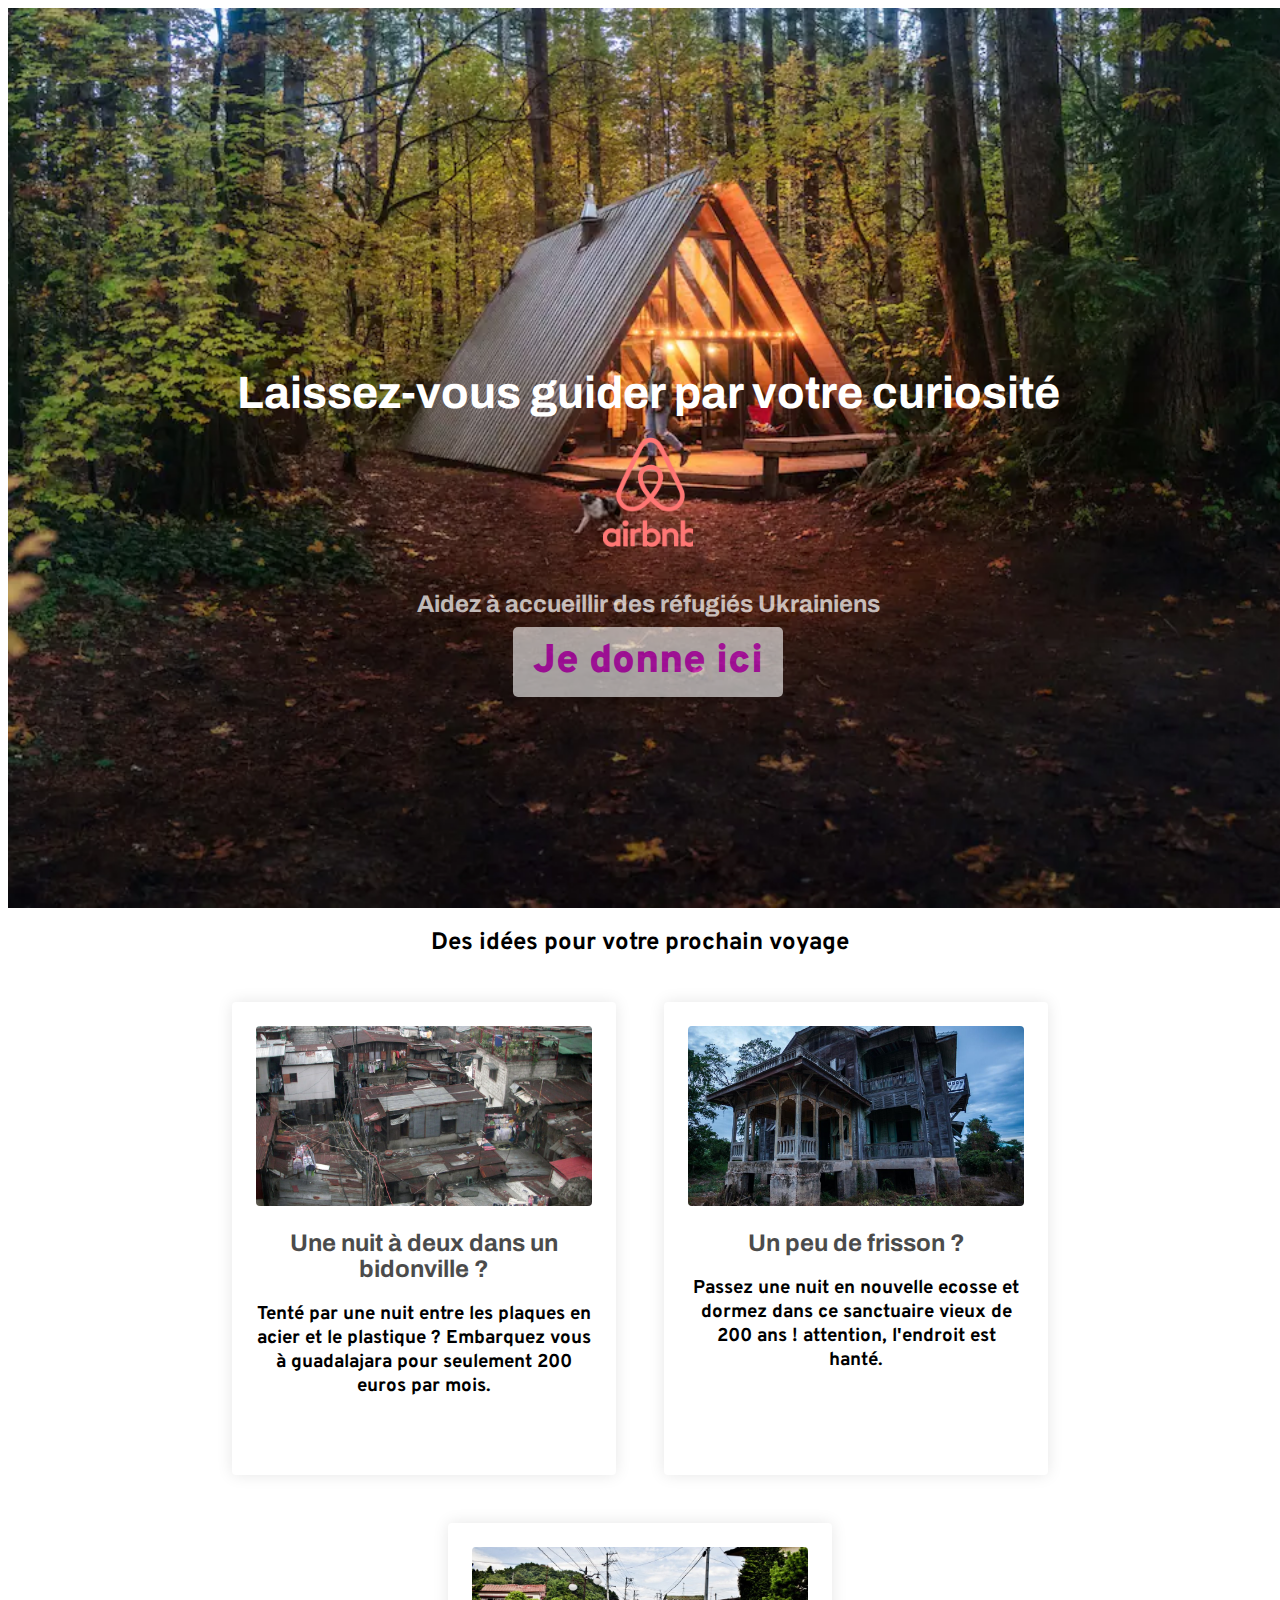
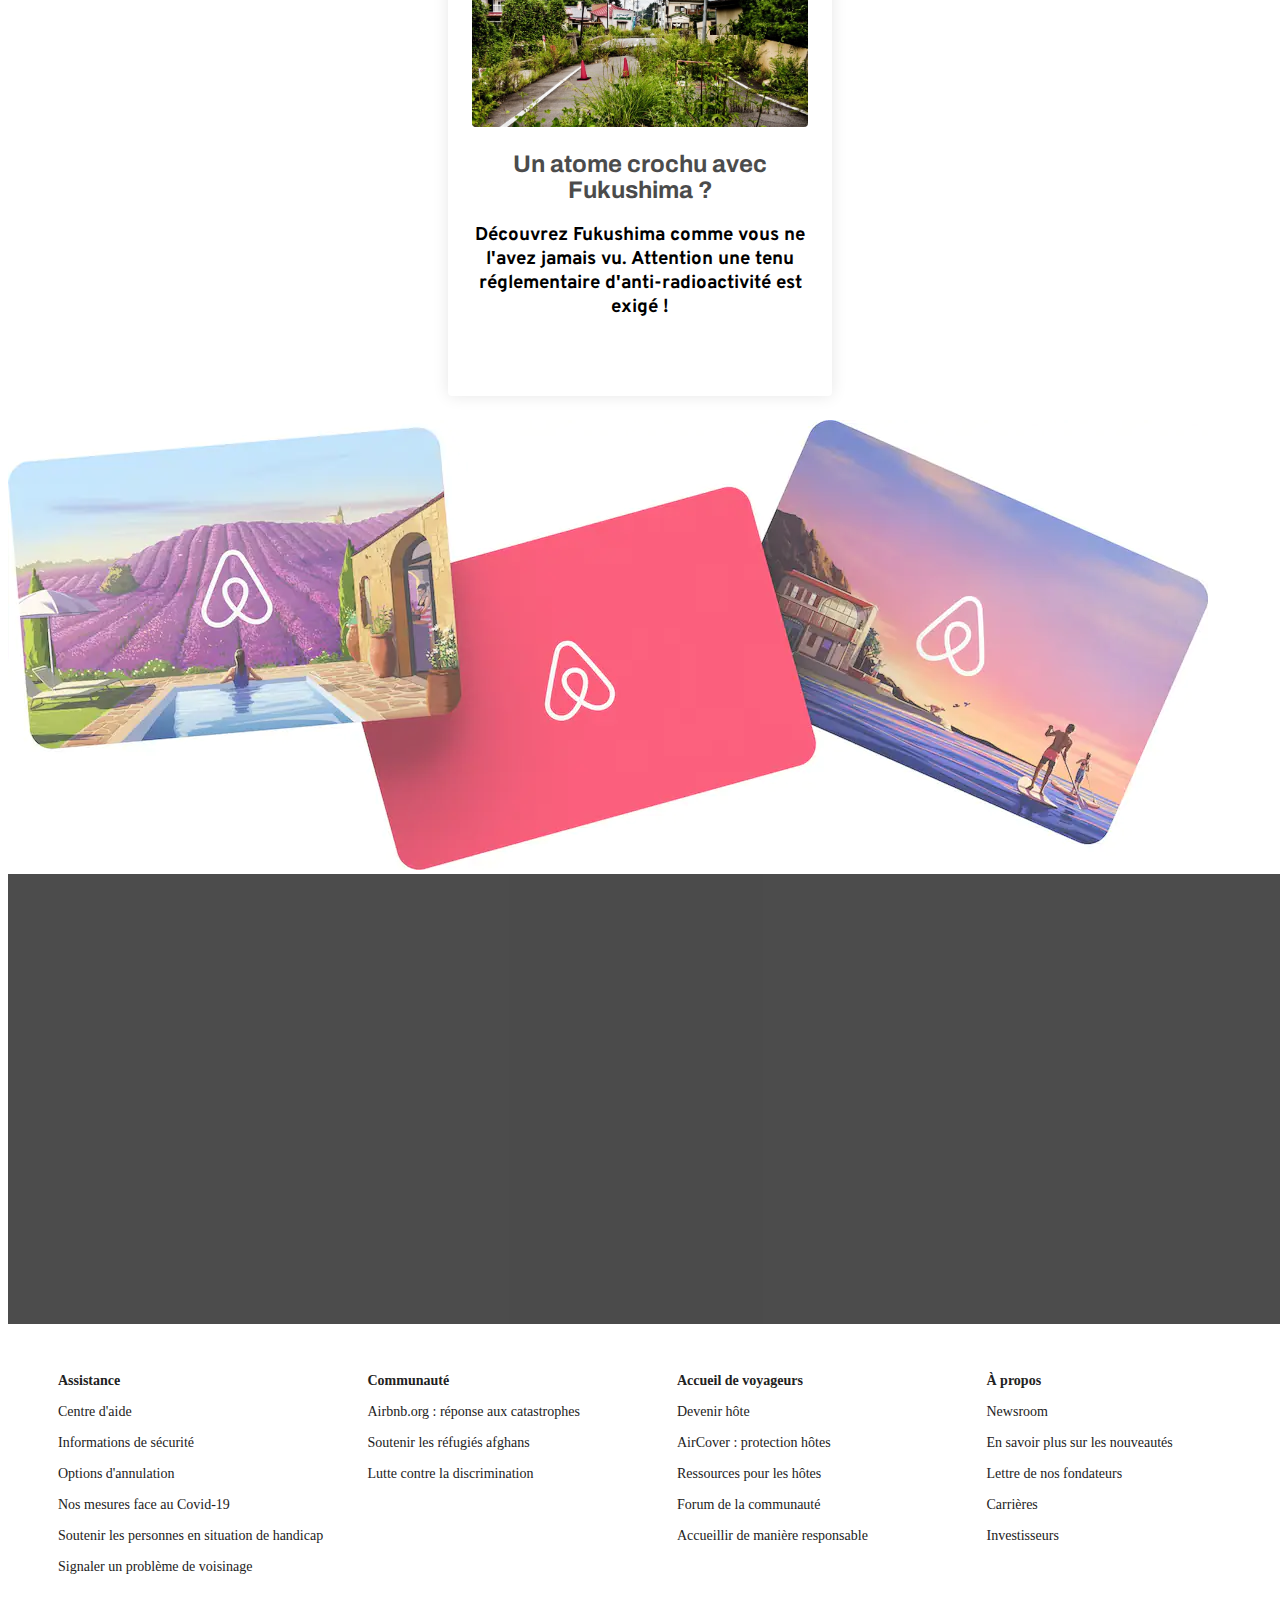
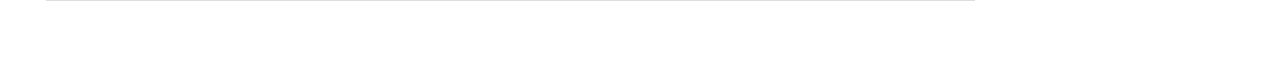
<file: index.html>
<!DOCTYPE html>
<html lang="en">
	<head>
		<meta charset="UTF-8">
		<meta name="viewport" content="width=device-width, initial-scale=1.0">
		<title> Site guillaume </title>
		<link rel="stylesheet" href="style.css">

	</head>
	<body>
		<div id="banner">

			<h1> Laissez-vous guider par votre curiosité  </h1>
			<img id="logorbnb" src="kisspng-airbnb-rebrand-logo-online-marketplace-rebranding-airbnb-logo-5b35bad1c44fd9.5646870815302478898042.png">
			<h2 id="namesub"> Aidez à accueillir des réfugiés Ukrainiens</h2>
			<a id="firstlink" href="https://fr.airbnb.org/help-ukraine?_ga=2.140193712.2007109574.1648643152-671313102.1648643152&_set_bev_on_new_domain=1648646671_ODkwNDU0YmJhYWI2"> Je donne ici </a>
		
		</div>

		<h2 id="deuxieme"> Des idées pour votre prochain voyage </h2>

		<div id="contener">

			<div class="card">
			 <img id="bidon" src="Manila_shanty.jpg">
			 <h2 id="textbarak"> Une nuit à deux dans un bidonville ?</h2>
			 <h3 id="texth3"> Tenté par une nuit entre les plaques en acier et le plastique ? Embarquez vous à guadalajara pour seulement 200 euros par mois.</h3>
			</div>

			<div class="card">
			 <img id="hanted" src="ggl1200_istock-516550747-1620577527.jpg">
			 <h2 id="textbarak"> Un peu de frisson ?</h2>
			 <h3 id="texth3"> Passez une nuit en nouvelle ecosse et dormez dans ce sanctuaire vieux de 200 ans ! attention, l'endroit est hanté.</h3>
			</div>

			<div class="card">
			<img id="hanted" src="911106-rue-futaba-endommagee-seisme-frappe.jpg">
			<h2 id="textbarak"> Un atome crochu avec Fukushima ?</h2>
			<h3 id="texth3"> Découvrez Fukushima comme vous ne l'avez jamais vu. Attention une tenu réglementaire d'anti-radioactivité est exigé !</h3>
			</div>

		</div>

		<div>
			<img id="photo" src="1ca4a497-ba40-4429-be1c-ac6abe4209c6.webp">
		</div>




		<div id="end">
			<div class="reseaux">
				<h3 id="textfin"> Assistance </h3>
			</div>

		<div class="reseaux">
				
			</div>
		

		<div class="reseaux">
				
			</div>





		</div>
	<footer role="contentinfo" class="_3hmsj">
		<div class="_14lk9e14">
			<div class="_jis43y">
				<section class="_1l3ys1i">
					<div class="_x6q4xl">
						<h3 class="_otc65q">Assistance</h3>
					</div>
					<ul class="_yuolfv">
						<li class="_wmuyow"><a href="https://www.airbnb.fr/help/home?from=footer" class="_1e6wtwm5">Centre d'aide</a></li>
						<li class="_wmuyow"><a href="https://www.airbnb.fr/trust" class="_1e6wtwm5">Informations de sécurité</a></li>
						<li class="_wmuyow"><a href="https://www.airbnb.fr/help/article/2701/extenuating-circumstances-policy-and-the-coronavirus-covid19" class="_1e6wtwm5">Options d'annulation</a></li>
						<li class="_wmuyow"><a href="https://www.airbnb.fr/d/covidsafety" class="_1e6wtwm5">Nos mesures face au Covid-19</a></li>
						<li class="_wmuyow"><a href="https://www.airbnb.fr/accessibility" class="_1e6wtwm5">Soutenir les personnes en situation de handicap</a></li>
						<li class="_wmuyow"><a href="https://www.airbnb.fr/neighbors" class="_1e6wtwm5">Signaler un problème de voisinage</a></li>
					</ul>
				</section>
				<section class="_1l3ys1i">
					<div class="_x6q4xl">
						<h3 class="_otc65q">Communauté</h3>
					</div>
					<ul class="_yuolfv">
						<li class="_wmuyow"><a href="https://www.airbnb.org/?locale=fr" class="_1e6wtwm5">Airbnb.org&nbsp;: réponse aux catastrophes</a></li>
						<li class="_wmuyow"><a rel="noopener noreferrer" target="_blank" href="https://www.airbnb.org/refugees" class="_1e6wtwm5">Soutenir les réfugiés afghans</a></li>
						<li class="_wmuyow"><a href="https://www.airbnb.fr/against-discrimination" class="_1e6wtwm5">Lutte contre la discrimination</a></li>
					</ul>
				</section>
				<section class="_1l3ys1i">
					<div class="_x6q4xl">
						<h3 class="_otc65q">Accueil de voyageurs</h3>
					</div>
					<ul class="_yuolfv">
					<li class="_wmuyow"><a href="https://www.airbnb.fr/host/homes?from_footer=1" class="_1e6wtwm5">Devenir hôte</a></li>
					<li class="_wmuyow"><a target="_blank" href="https://www.airbnb.fr/aircover" class="_1e6wtwm5">AirCover&nbsp;: protection hôtes</a></li>
					<li class="_wmuyow"><a href="https://www.airbnb.fr/resources" class="_1e6wtwm5">Ressources pour les hôtes</a></li>
					<li class="_wmuyow"><a href="https://www.airbnb.fr/help/community?s=footer" class="_1e6wtwm5">Forum de la communauté</a></li>
					<li class="_wmuyow"><a href="https://www.airbnb.fr/help/responsible-hosting" class="_1e6wtwm5">Accueillir de manière responsable</a></li>
				</ul>
				</section>
				<section class="_1l3ys1i">
					<div class="_x6q4xl">
						<h3 class="_otc65q">À propos</h3>
					</div>
					<ul class="_yuolfv">
						<li class="_wmuyow"><a href="https://www.airbnb.fr/press/news" class="_1e6wtwm5">Newsroom</a></li>
						<li class="_wmuyow"><a href="https://www.airbnb.fr/2021-winter" class="_1e6wtwm5">En savoir plus sur les nouveautés</a></li>
						<li class="_wmuyow"><a href="https://news.airbnb.com/what-makes-airbnb-airbnb" class="_1e6wtwm5">Lettre de nos fondateurs</a></li>
						<li class="_wmuyow"><a href="https://www.airbnb.fr/careers" class="_1e6wtwm5">Carrières</a></li>
						<li class="_wmuyow"><a href="https://investors.airbnb.com/" class="_1e6wtwm5">Investisseurs</a></li>
					</ul>
				</section>
			</div>
		</div>
	</footer>
	</body>
</html>
</file>
<file: style.css>
@import url('https://fonts.googleapis.com/css2?family=Archivo:ital,wght@1,100&family=IBM+Plex+Sans+Arabic:wght@200;600&display=swap');
@import url('https://fonts.googleapis.com/css2?family=Overpass:wght@100&display=swap');
@import url('https://fonts.googleapis.com/css2?family=Overpass:ital@1&display=swap');
@import url('https://fonts.googleapis.com/css2?family=Overpass+Mono:wght@500&display=swap');

#banner { 
width: 100vw;
height: 100vh;
background-image: url(a2704500-b282-4411-a2fb-d7f80c4c72a8.webp);
background-size:cover;
text-align: center;
background-position: center;
 }

h1 {
	color: white;
	text-align: center;
	font-size: 45px;
	font-family: 'Archivo', sans-serif;
	margin: 0px;
	padding-top: 40vh;

}

#namesub {
	color: white;
	text-align: center;
	font-family:'Archivo', sans-serif;
	opacity:0.7;
	font-size: 24px;

}

#firstlink {
	color: #EB0DEA;
	font-family: 'Overpass', sans-serif;;
	text-decoration: none;
	background-color: white;
	font-size: 40px;
	text-align: center;
	padding: 10px 20px;
	opacity: 0.6;
	border-radius: 5px;
	font-weight: 900;
}
#firstlink:hover {
	transform: scale(1.1);
	background-color: #7440EB;
	transition: all 0.50s ease-out;
}

#deuxieme {

font-family:'Overpass', sans-serif;
color: #000000;
text-align: center;
}

#contener {
	display: flex;
	flex-wrap: wrap;
	justify-content: center;
}

.card {
	background-color: white;
	width: 336px;
	height: 425px;
	box-shadow: 0 0 16PX rgb(0,0,0,0.1);
	border-radius: 4px;
	padding: 24px;
	margin: 24px;
}

#logorbnb {
	width: 7%;
	height: 150px;
	border-radius: 4px;
	object-fit: cover;

}

#bidon {
	width: 100%;
	height: 180px;
	border-radius: 4px;
	object-fit: cover;
}

#textbarak {
	color: black;
	text-align: center;
	font-family:'Archivo', sans-serif;
	opacity:0.7;
	font-size: 24px;
}

#texth3 {
	color: black;
	text-align: center;
	font-family: 'Overpass', sans-serif;;
}

#end {
	background-color: black;
	opacity: 0.7;
	width: 100vw;
	height: 50vh;
	display: flex;
	flex-wrap: wrap;
	justify-content: center;


}

.reseaux {
	background-color: black;
	opacity: 0.7;
}

#photo {
	justify-self: center;
	opacity: 80%;
}

#hanted {
	width: 100%;
	height: 180px;
	border-radius: 4px;
	object-fit: cover;
}

#textfin {
	font-family: 'Overpass Mono', monospace;
	columns: white;

}
@media (min-width: 1128px)
._1l3ys1i:not(:last-child) {
    padding-bottom: 0px !important;
    margin-bottom: 0px !important;
    border-bottom: 0px !important;
}

._1l3ys1i:not(:last-child) {
    padding-bottom: 24px !important;
    margin-bottom: 24px !important;
    border-bottom: 1px solid rgb(221, 221, 221) !important;
}
@media (min-width: 1128px)
._1l3ys1i {
    flex: 1 0 0% !important;
    padding-left: 12px !important;
    padding-right: 12px !important;
}
._otc65q {
    margin-top: 0px !important;
    margin-bottom: 0px !important;
    font-size: unset !important;
    font-weight: unset !important;
}
._x6q4xl {
    color: rgb(34, 34, 34) !important;
    font-size: 14px !important;
    line-height: 18px !important;
    font-weight: 800 !important;
}
@media (min-width: 1128px)
._yuolfv {
    display: block !important;
    margin-left: 0px !important;
    margin-right: 0px !important;
}

@media (min-width: 744px)
._yuolfv {
    display: flex !important;
    flex-wrap: wrap !important;
    margin-left: -12px !important;
    margin-right: -12px !important;
}
._yuolfv {
    list-style: none !important;
    margin: 0px !important;
    padding: 0px !important;
}
._1l3ys1i {
    flex: 1 0 0% !important;
    padding-left: 12px !important;
    padding-right: 12px !important;
}
@media (min-width: 1128px)
._wmuyow {
    margin-top: 16px !important;
    padding-left: 0px !important;
    padding-right: 0px !important;
}

@media (min-width: 744px)
._wmuyow {
    flex-basis: 33.3333% !important;
    padding-left: 12px !important;
    padding-right: 12px !important;
}
._wmuyow {
    margin-top: 12px !important;
}





._1e6wtwm5 {
    font-family: inherit !important;
    font-weight: inherit !important;
    font-style: inherit !important;
    font-variant: inherit !important;
    text-decoration: none !important;
    color: rgb(34, 34, 34) !important;
    font-size: 14px !important;
    line-height: 18px !important;
    outline: none !important;
}




@media (min-width: 1128px)
._jis43y {
    -webkit-box-direction: normal !important;
    -webkit-box-orient: horizontal !important;
    flex-direction: row !important;
    padding-top: 48px !important;
    padding-bottom: 48px !important;
    margin-left: -12px !important;
    margin-right: -12px !important;
}

@media (min-width: 744px)
._jis43y {
    -webkit-box-direction: normal !important;
    -webkit-box-orient: vertical !important;
    display: flex !important;
    flex-direction: column !important;
    padding-top: 40px !important;
    padding-bottom: 40px !important;
}
@media (min-width: 744px) {
  ._jis43y { -webkit-box-direction: normal !important; -webkit-box-orient: vertical !important; display: flex !important; flex-direction: column !important; padding-top: 40px !important; padding-bottom: 40px !important; }
}

@media (min-width: 1128px) {
  ._jis43y { -webkit-box-direction: normal !important; -webkit-box-orient: horizontal !important; flex-direction: row !important; padding-top: 48px !important; padding-bottom: 48px !important; margin-left: -12px !important; margin-right: -12px !important; }
}
footer {
    display: block;
	margin-left: 50px;
}
body {
	overflow-x: hidden;
}
</file>
